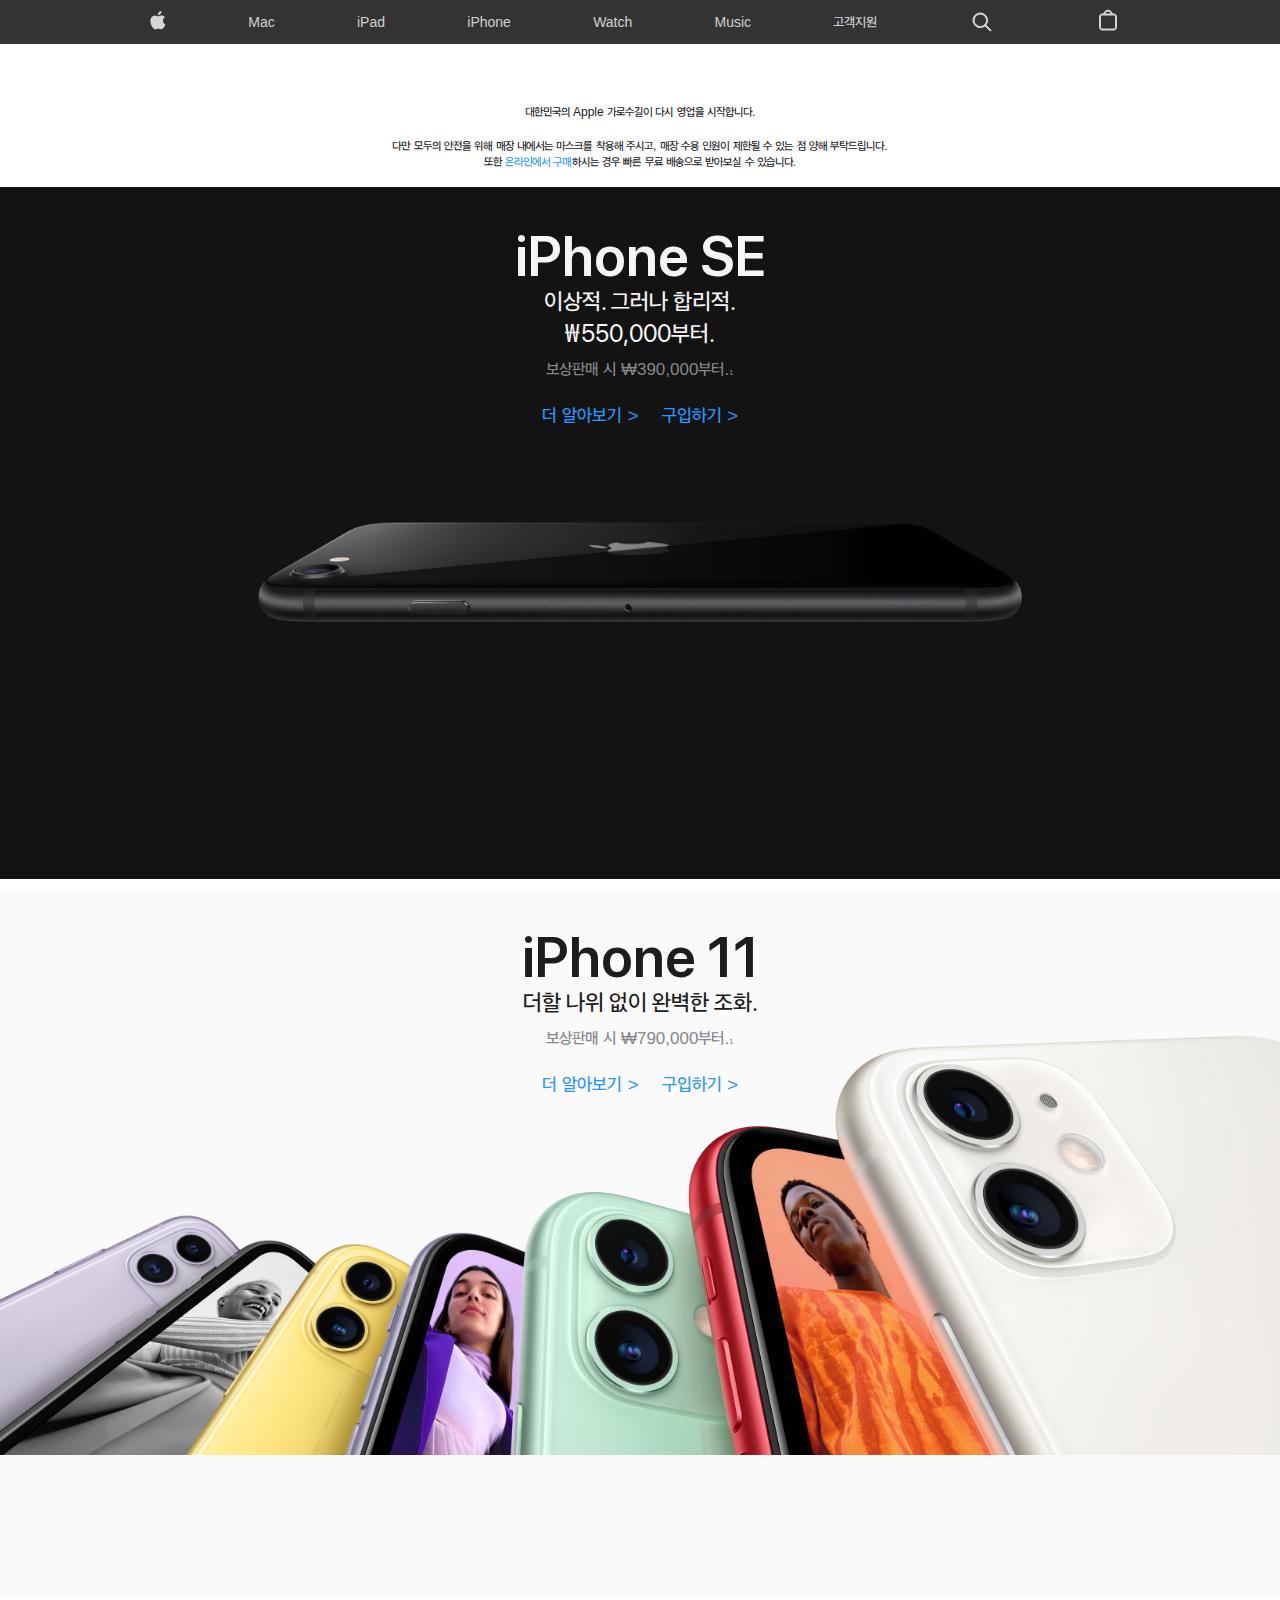
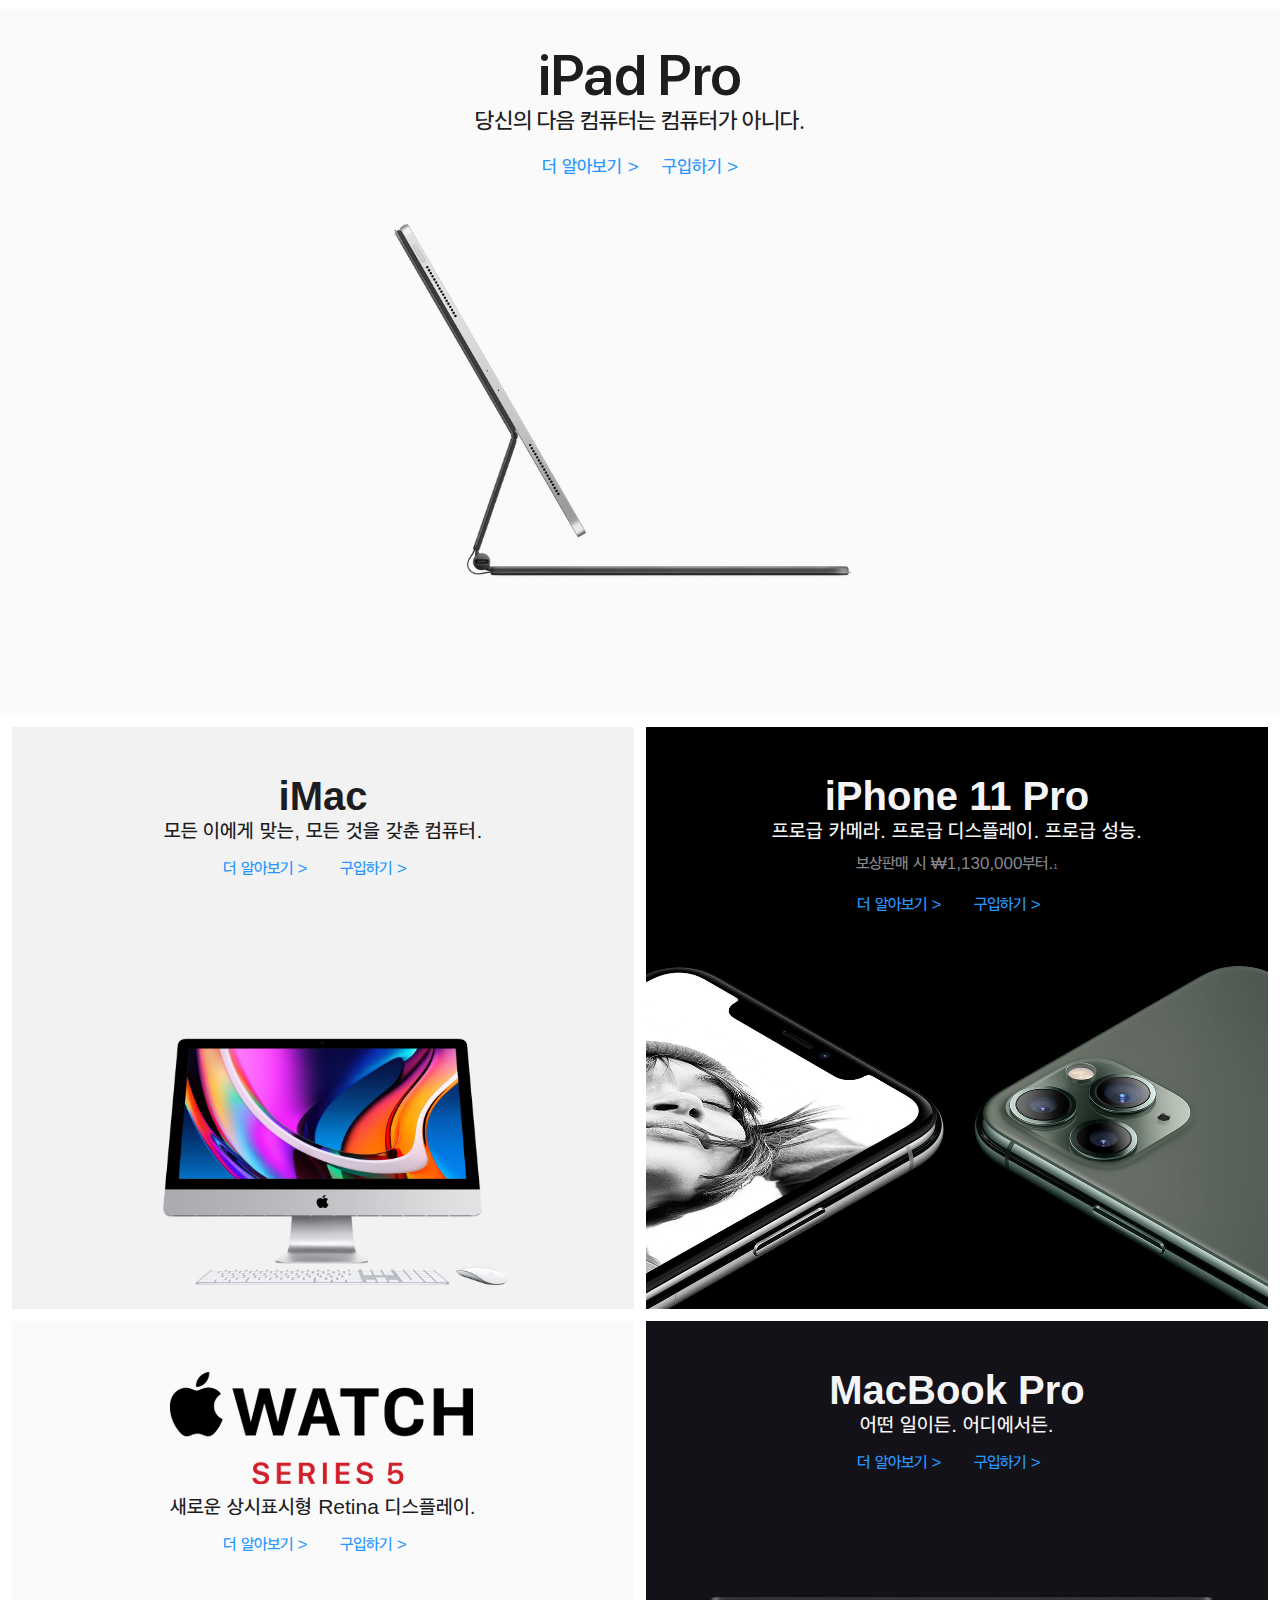
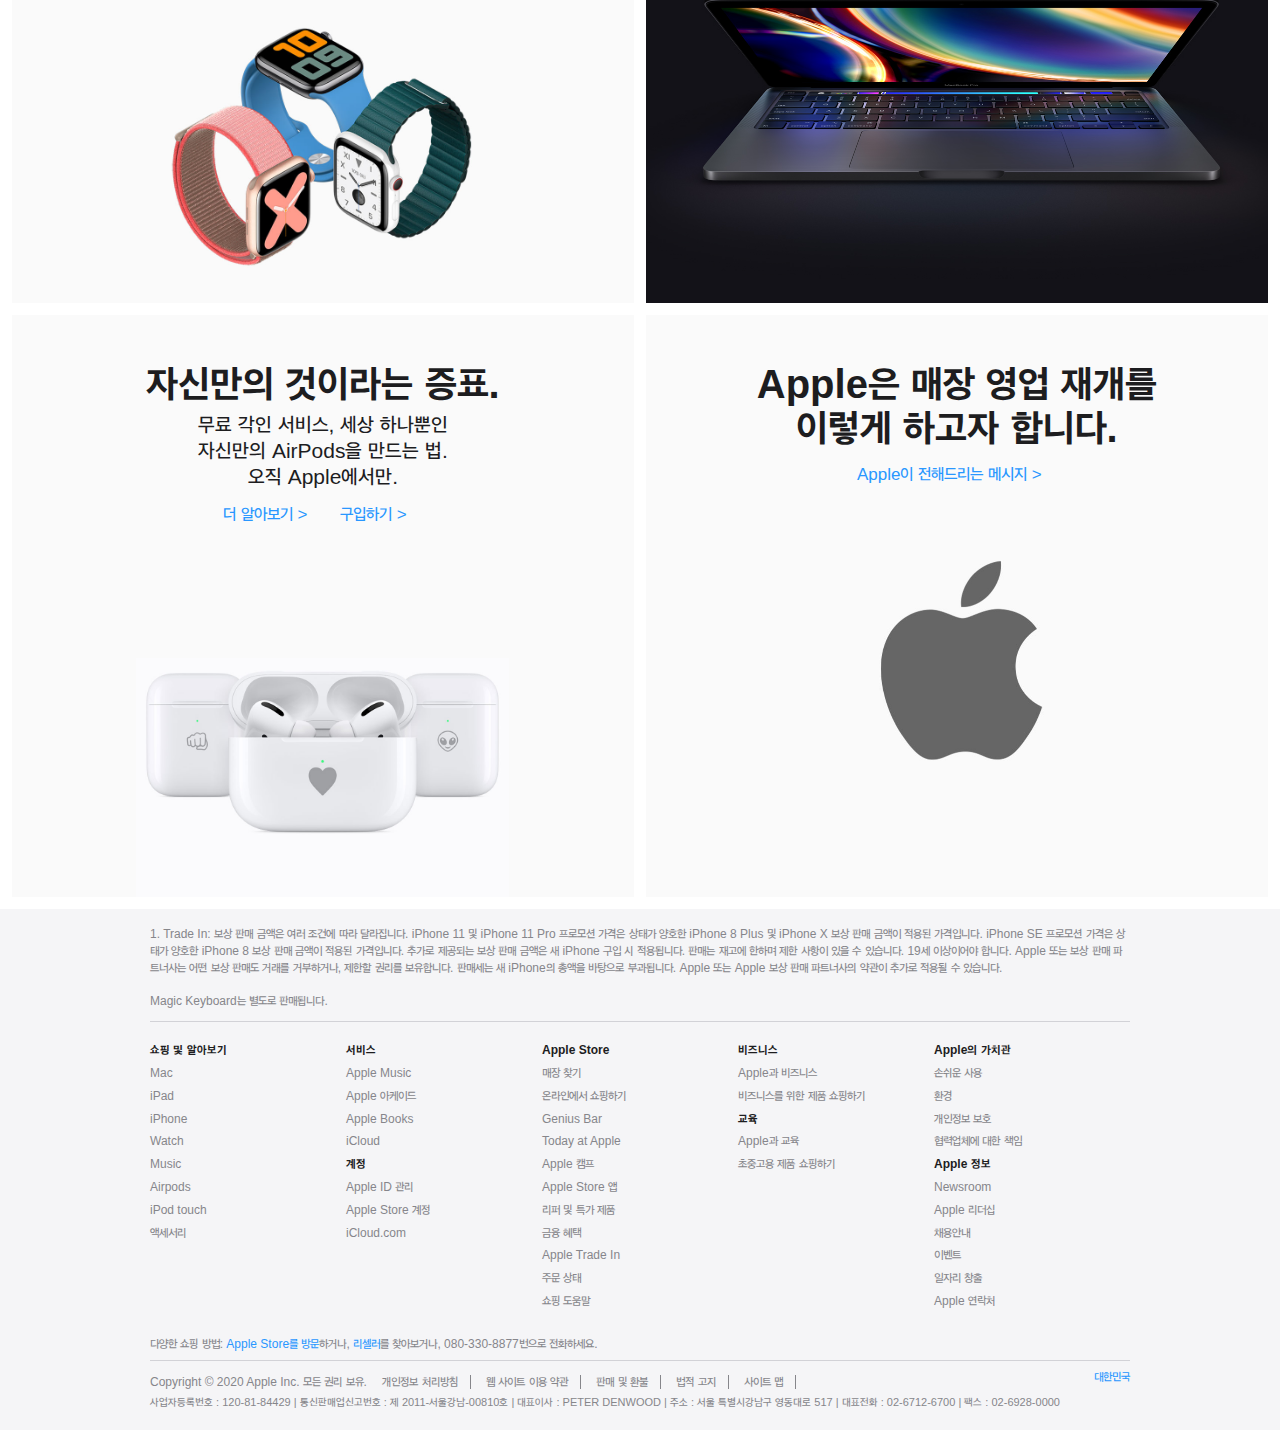
<file: index.html>
<html lang="ko">
  <head>
    <title>Apple | by 영보</title>

    <meta charset="UTF-8" />
    <meta name="viewport" content="width=device-width, initial-scale=1.0" />

    <meta
      name="description"
      content="Apple이 제시하는 혁신적인 세상을 만나고, iPhone, iPad, Apple Watch, Mac 등을 구입하는 것은 물론, Apple 액세서리, 엔터테인먼트, 전문가 기기 지원에 대해서도 살펴볼 수 있습니다."
    />
    <meta
      name="keywords"
      content="iMac,iPhone,iPad, Macbook,Apple TV,macOS,Digital,Smartphone"
    />
    <meta name="author" content="Apple Inc." />

    <link rel="stylesheet" type="text/css" href="index.css" />
    <link rel="icon" type="image/x-icon" href="favicon.ico" />
    <link
      rel="icon"
      type="image/x-icon"
      href="img/favicon_apple16.ico"
      sizes="16x16"
    />

    <!-- <link href="https://fonts.googleapis.com/css2?family=Nanum+Myeongjo&display=swap" rel="stylesheet"> -->
  </head>

  <body>
    <header>
      <nav id="gnb">
        <ul class="nav_menu color_white_245">
          <li class="nav_menu_logo">
            <a href="index.html"><img src="img/nav_logo.svg" /></a>
          </li>
          <a href="mac.html" class="text_decoration_none"
            ><li class="nav_menu_item">Mac</li></a
          >
          <a href="ipad/ipad.html"><li class="nav_menu_item">iPad</li></a>
          <a href="iphone/iphone.html"><li class="nav_menu_item">iPhone</li></a>
          <a href="watch/watch.html"><li class="nav_menu_item">Watch</li></a>
          <a href="music/music.html"><li class="nav_menu_item">Music</li></a>
          <a href="support/support.html"
            ><li class="nav_menu_item">고객지원</li></a
          >
          <a href=""
            ><li class="nav_menu_item"><img src="img/nav_search.svg" /></li
          ></a>
          <a href=""
            ><li class="nav_menu_item"><img src="img/nav_store.svg" /></li
          ></a>
        </ul>
      </nav>

      <nav id="gnb_m">
        <ul class="nav_menu_m">
          <li class="nav_menu_m_item">
            <a href="" class="nav_menu_m_button">
              <span></span>
              <span></span>
              <span></span>
            </a>
          </li>
          <li class="nav_menu_m_logo">
            <a href="index.html"><img src="img/nav_logo.svg" /></a>
          </li>
          <li class="nav_menu_m_item">
            <a href=""><img src="img/nav_store.svg" /></a>
          </li>
        </ul>
      </nav>
    </header>

    <main>
      <section id="alert">
        <div class="alert_banner bg_color_white">
          <p class="text_align_center">
            <strong>대한민국의 Apple 가로수길이 다시 영업을 시작합니다.</strong
            ><br />
            <br />
            <span>
              다만 모두의 안전을 위해 매장 내에서는 마스크를 착용해
              주시고,</span
            >
            매장 수용 인원이 제한될 수 있는 점 양해 부탁드립니다.<br />
            또한 <a href="">온라인에서 구매</a>하시는 경우 빠른 무료 배송으로
            받아보실 수 있습니다.
          </p>
        </div>
      </section>

      <section id="hero">
        <!-- Hero iPhnoneSE begin -->
        <div class="hero_iphonese bg_color_dark">
          <h2 class="text_align_center color_white_245">iPhone SE</h2>
          <h3 class="text_align_center color_white_245 margin_top_6">
            이상적. 그러나 합리적.<br />
            &#8361;550,000부터.
          </h3>
          <p class="p_large_17 color_gray_134 text_align_center margin_top_6">
            보상판매 시 &#8361;390,000부터.<sup>1</sup>
          </p>
          <div class="link_more_wrap">
            <a href="">더 알아보기</a> &#62;
            <a href="" class="link_buy">구입하기</a> &#62;
          </div>
        </div>
        <!-- Hero iPhnoneSE end -->

        <!-- Hero iPhnone11 begin -->
        <div class="hero_iphone11 bg_color_gray_250">
          <h2 class="text_align_center color_dark">iPhone 11</h2>
          <h3 class="text_align_center color_dark margin_top_6">
            더할 나위 없이 완벽한 조화.
          </h3>
          <p class="p_large_17 color_gray_134 text_align_center margin_top_6">
            보상판매 시 &#8361;790,000부터.<sup>1</sup>
          </p>
          <div class="link_more_wrap">
            <a href="">더 알아보기</a> &#62;
            <a href="" class="link_buy">구입하기</a> &#62;
          </div>
        </div>
        <!-- Hero iPhnone11 end -->

        <!-- Hero iPad pro begin -->
        <div class="hero_ipadpro bg_color_gray_250">
          <h2 class="text_align_center color_dark">iPad Pro</h2>
          <h3 class="text_align_center color_dark margin_top_6">
            당신의 다음 컴퓨터는 컴퓨터가 아니다.
          </h3>
          <div class="link_more_wrap">
            <a href="">더 알아보기</a> &#62;
            <a href="" class="link_buy">구입하기</a> &#62;
          </div>
        </div>
        <!-- Hero iPhnone pro end -->
      </section>

      <section id="promotion">
        <!-- Promotion 1 begin -->

        <div class="promotion_wrap">
          <!-- Promotion iMac begin -->
          <div class="promotion_imac">
            <h4 class="h4_large_40 text_align_center">iMac</h4>
            <h5 class="h5_large_21 text_align_center">
              모든 이에게 맞는, 모든 것을 갖춘 컴퓨터.
            </h5>
            <div class="promotion_link_more_wrap">
              <a href="">더 알아보기</a> &#62;
              <a href="" class="promotion_link_buy">구입하기</a> &#62;
            </div>
          </div>
          <!-- Promotion iMac end -->

          <!-- Promotion iPhone 11 Pro begin -->
          <div class="promotion_iphone11pro">
            <h4 class="h4_large_40 text_align_center color_white_245">
              iPhone 11 Pro
            </h4>
            <h5 class="h5_large_21 text_align_center color_white_245">
              프로급 카메라. 프로급 디스플레이. 프로급 성능.
            </h5>
            <p class="p_large_17 color_gray_134 text_align_center margin_top_6">
              보상판매 시 &#8361;1,130,000부터.<sup>1</sup>
            </p>
            <div class="promotion_link_more_wrap">
              <a href="">더 알아보기</a> &#62;
              <a href="" class="promotion_link_buy">구입하기</a> &#62;
            </div>
          </div>
          <!-- Promotion iPhone 11 Pro end -->
        </div>

        <!-- Promotion 1 end -->

        <!-- Promotion 2 begin -->

        <div class="promotion_wrap">
          <!-- Promotion Watch begin -->
          <div class="promotion_watch">
            <h4 class="h4_large_40 text_align_center">
              <img
                class="promotion_watch_image"
                src="img/promotion_watch.png"
                alt="애플 와치 로고"
                title="와치 로고"
              />
            </h4>
            <h5 class="h5_large_21 text_align_center margin_top_6">
              새로운 상시표시형 Retina 디스플레이.
            </h5>
            <div class="promotion_link_more_wrap">
              <a href="">더 알아보기</a> &#62;
              <a href="" class="promotion_link_buy">구입하기</a> &#62;
            </div>
          </div>
          <!-- Promotion iMac end -->

          <!-- Promotion Macbook Pro begin -->
          <div class="promotion_macbookpro">
            <h4
              class="h4_large_40 text_align_center color_white_245"
              title="맥북 프로"
            >
              MacBook Pro
            </h4>
            <h5 class="h5_large_21 text_align_center color_white_245">
              어떤 일이든. 어디에서든.
            </h5>
            <div class="promotion_link_more_wrap">
              <a href="">더 알아보기</a> &#62;
              <a href="" class="promotion_link_buy">구입하기</a> &#62;
            </div>
          </div>
          <!-- Promotion Macbbok Pro end -->
        </div>

        <!-- Promotion 2 end -->

        <!-- Promotion 3 begin -->

        <div class="promotion_wrap">
          <!-- Promotion Airpods begin -->
          <div class="promotion_airpods">
            <h4 class="h4_large_40 text_align_center">
              자신만의 것이라는 증표.
            </h4>
            <h5 class="h5_large_21 text_align_center margin_top_6">
              무료 각인 서비스, 세상 하나뿐인<br />자신만의 AirPods을 만드는
              법.<br />오직 Apple에서만.
            </h5>
            <div class="promotion_link_more_wrap">
              <a href="">더 알아보기</a> &#62;
              <a href="" class="promotion_link_buy">구입하기</a> &#62;
            </div>
          </div>
          <!-- Promotion iMac end -->

          <!-- Promotion Opensales begin -->
          <div class="promotion_opensales">
            <h4 class="h4_large_40 text_align_center">
              Apple은 매장 영업 재개를<br />이렇게 하고자 합니다.
            </h4>

            <div class="promotion_link_more_wrap">
              <a href="">Apple이 전해드리는 메시지</a> &#62;
            </div>
          </div>
          <!-- Promotion Macbbok Pro end -->
        </div>

        <!-- Promotion 3 end -->
      </section>
    </main>

    <footer>
      <div class="footer_wrap">
        <p class="footer_note">
          1. Trade In: 보상 판매 금액은 여러 조건에 따라 달라집니다. iPhone 11
          및 iPhone 11 Pro 프로모션 가격은 상태가 양호한 iPhone 8 Plus 및 iPhone
          X 보상 판매 금액이 적용된 가격입니다. iPhone SE 프로모션 가격은 상태가
          양호한 iPhone 8 보상 판매 금액이 적용된 가격입니다. 추가로 제공되는
          보상 판매 금액은 새 iPhone 구입 시 적용됩니다. 판매는 재고에 한하며
          제한 사항이 있을 수 있습니다. 19세 이상이어야 합니다. Apple 또는 보상
          판매 파트너사는 어떤 보상 판매도 거래를 거부하거나, 제한할 권리를
          보유합니다. 판매세는 새 iPhone의 총액을 바탕으로 부과됩니다. Apple
          또는 Apple 보상 판매 파트너사의 약관이 추가로 적용될 수 있습니다.<br />
          <br />
          Magic Keyboard는 별도로 판매됩니다.
        </p>

        <div class="footer_menu">
          <!-- 전체 그룹핑 -->
          <div class="footer_menu_column">
            <!-- 1단 -->
            <ul class="footer_menu_group">
              <li class="footer_menu_item font_weight_600 color_gray_29">
                쇼핑 및 알아보기 <span>+</span>
              </li>
              <li class="footer_menu_item">
                <a href="" class="footer_menu_item_text">Mac</a>
              </li>
              <li class="footer_menu_item"><a href="">iPad</a></li>
              <li class="footer_menu_item"><a href="">iPhone</a></li>
              <li class="footer_menu_item"><a href="">Watch</a></li>
              <li class="footer_menu_item"><a href="">Music</a></li>
              <li class="footer_menu_item"><a href="">Airpods</a></li>
              <li class="footer_menu_item"><a href="">iPod touch</a></li>
              <li class="footer_menu_item"><a href="">액세서리</a></li>
            </ul>
          </div>
          <div class="footer_menu_column">
            <!-- 2단 -->
            <ul class="footer_menu_group">
              <li>서비스 <span>+</span></li>
              <li><a href="">Apple Music</a></li>
              <li><a href="">Apple 아케이드</a></li>
              <li><a href="">Apple Books</a></li>
              <li><a href="">iCloud</a></li>
            </ul>

            <ul class="footer_menu_group">
              <li>계정 <span>+</span></li>
              <li><a href="">Apple ID 관리</a></li>
              <li><a href="">Apple Store 계정</a></li>
              <li><a href="">iCloud.com</a></li>
            </ul>
          </div>

          <div class="footer_menu_column">
            <!-- 3단 -->
            <ul class="footer_menu_group">
              <li>Apple Store <span>+</span></li>
              <li><a href="">매장 찾기</a></li>
              <li><a href="">온라인에서 쇼핑하기</a></li>
              <li><a href="">Genius Bar</a></li>
              <li><a href="">Today at Apple</a></li>
              <li><a href="">Apple 캠프</a></li>
              <li><a href="">Apple Store 앱</a></li>
              <li><a href="">리퍼 및 특가 제품</a></li>
              <li><a href="">금융 혜택</a></li>
              <li><a href="">Apple Trade In</a></li>
              <li><a href="">주문 상태</a></li>
              <li><a href="">쇼핑 도움말</a></li>
            </ul>
          </div>
          <div class="footer_menu_column">
            <!-- 4단 -->
            <ul class="footer_menu_group">
              <li>비즈니스 <span>+</span></li>
              <li><a href="">Apple과 비즈니스</a></li>
              <li><a href="">비즈니스를 위한 제품 쇼핑하기</a></li>
            </ul>

            <ul class="footer_menu_group">
              <li>교육 <span>+</span></li>
              <li><a href="">Apple과 교육</a></li>
              <li><a href="">초중고용 제품 쇼핑하기</a></li>
            </ul>
          </div>
          <div class="footer_menu_column">
            <!-- 5단 -->
            <ul class="footer_menu_group">
              <li>Apple의 가치관 <span>+</span></li>
              <li><a href="">손쉬운 사용</a></li>
              <li><a href="">환경</a></li>
              <li><a href="">개인정보 보호</a></li>
              <li><a href="">협력업체에 대한 책임</a></li>
            </ul>

            <ul class="footer_menu_group">
              <li>Apple 정보 <span>+</span></li>
              <li><a href="">Newsroom</a></li>
              <li><a href="">Apple 리더십</a></li>
              <li><a href="">채용안내</a></li>
              <li><a href="">이벤트</a></li>
              <li><a href="">일자리 창출</a></li>
              <li><a href="">Apple 연락처</a></li>
            </ul>
          </div>
        </div>
        <!-- 전체 메뉴 그룹 닫음 -->

        <p class="footer_contact">
          다양한 쇼핑 방법: <a href="">Apple Store를 방문</a>하거나,
          <a href="">리셀러</a>를 찾아보거나, 080-330-8877번으로 전화하세요.
        </p>

        <div class="footer_copyright_wrap">
          <p class="footer_copyright">
            <span> Copyright © 2020 Apple Inc. 모든 권리 보유.</span>
            <a href="">개인정보 처리방침</a> <a href="">웹 사이트 이용 약관</a>
            <a href="">판매 및 환불</a> <a href="">법적 고지</a>
            <a href="">사이트 맵</a>
          </p>
          <p class="footer_global"><a href="">대한민국</a></p>
        </div>

        <p class="footer_address">
          <span>사업자등록번호 : 120-81-84429 |</span>
          <span>통신판매업신고번호 : 제 2011-서울강남-00810호 |</span>
          <span>대표이사 : PETER DENWOOD |</span>
          <span>주소 : 서울 특별시강남구 영동대로 517 |</span>
          <span>대표전화 : 02-6712-6700 |</span>
          <span>팩스 : 02-6928-0000</span>
        </p>
      </div>
    </footer>
  </body>
</html>
</file>
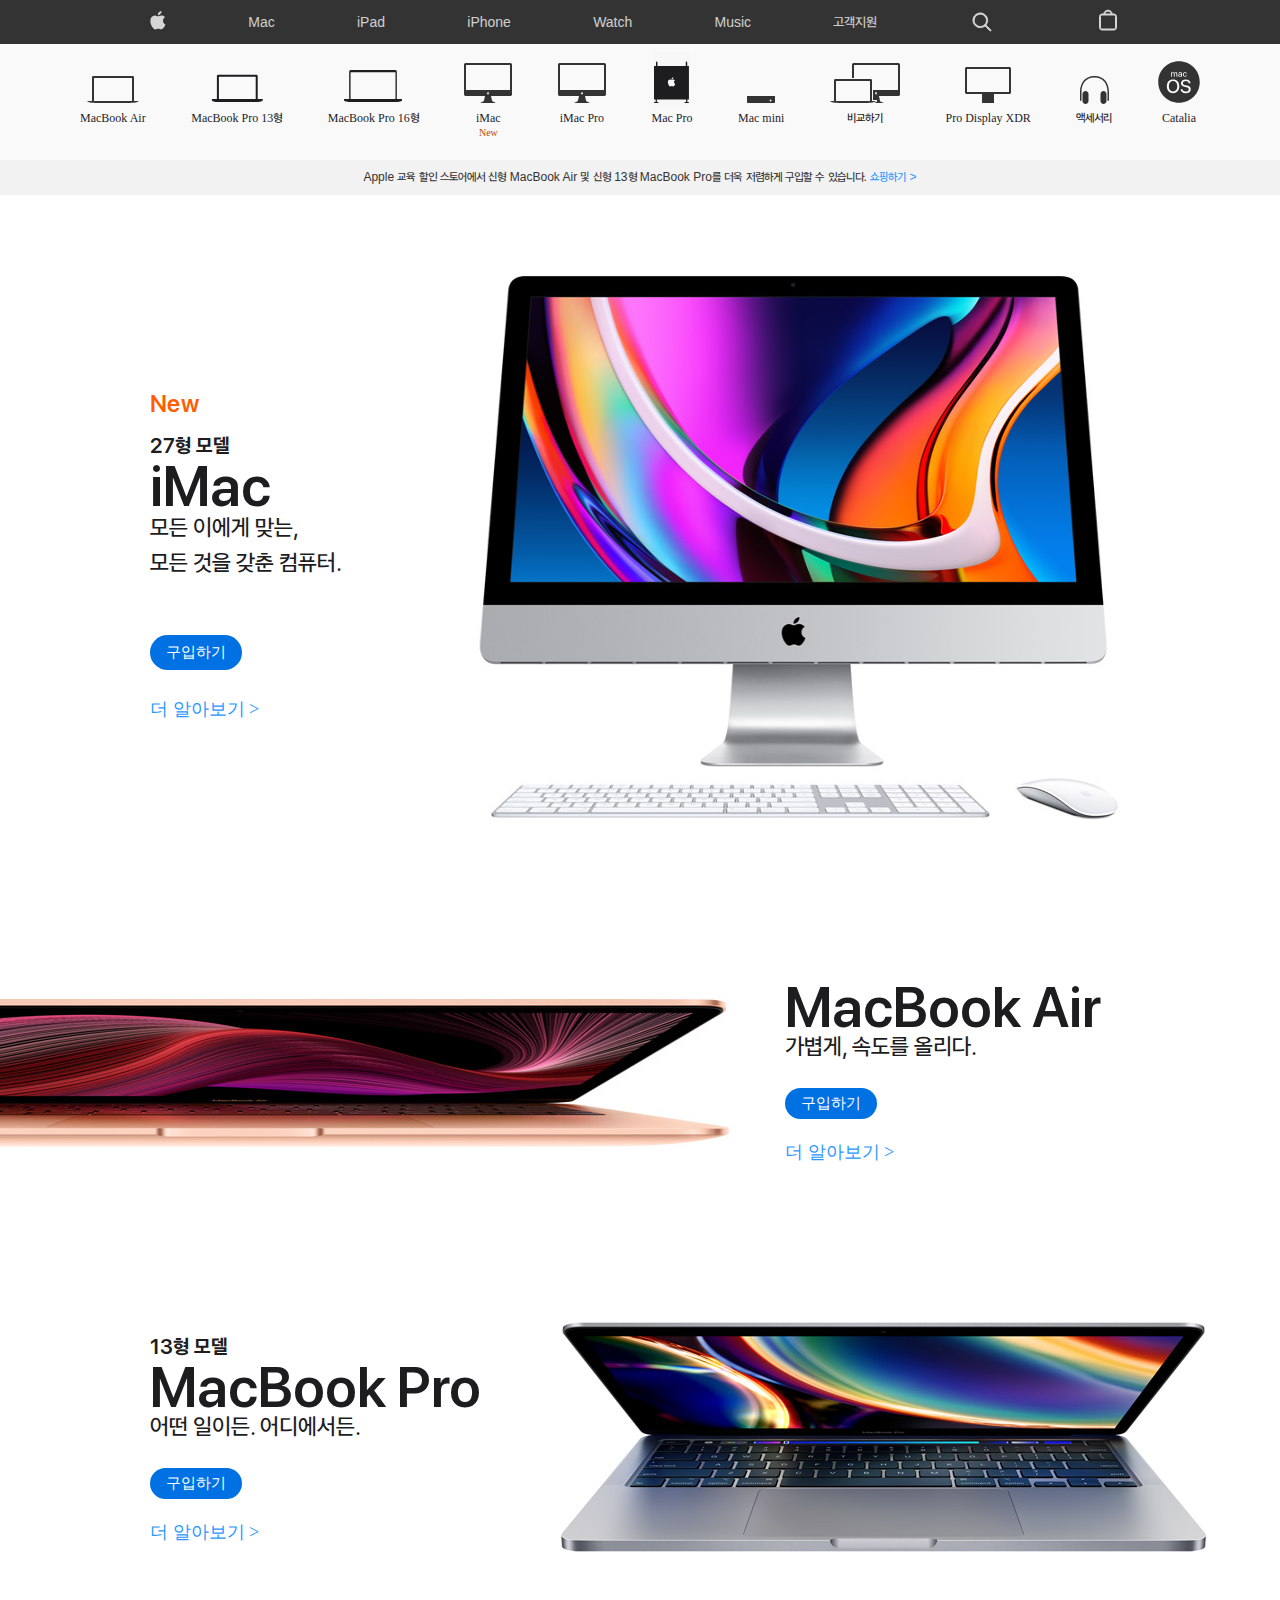
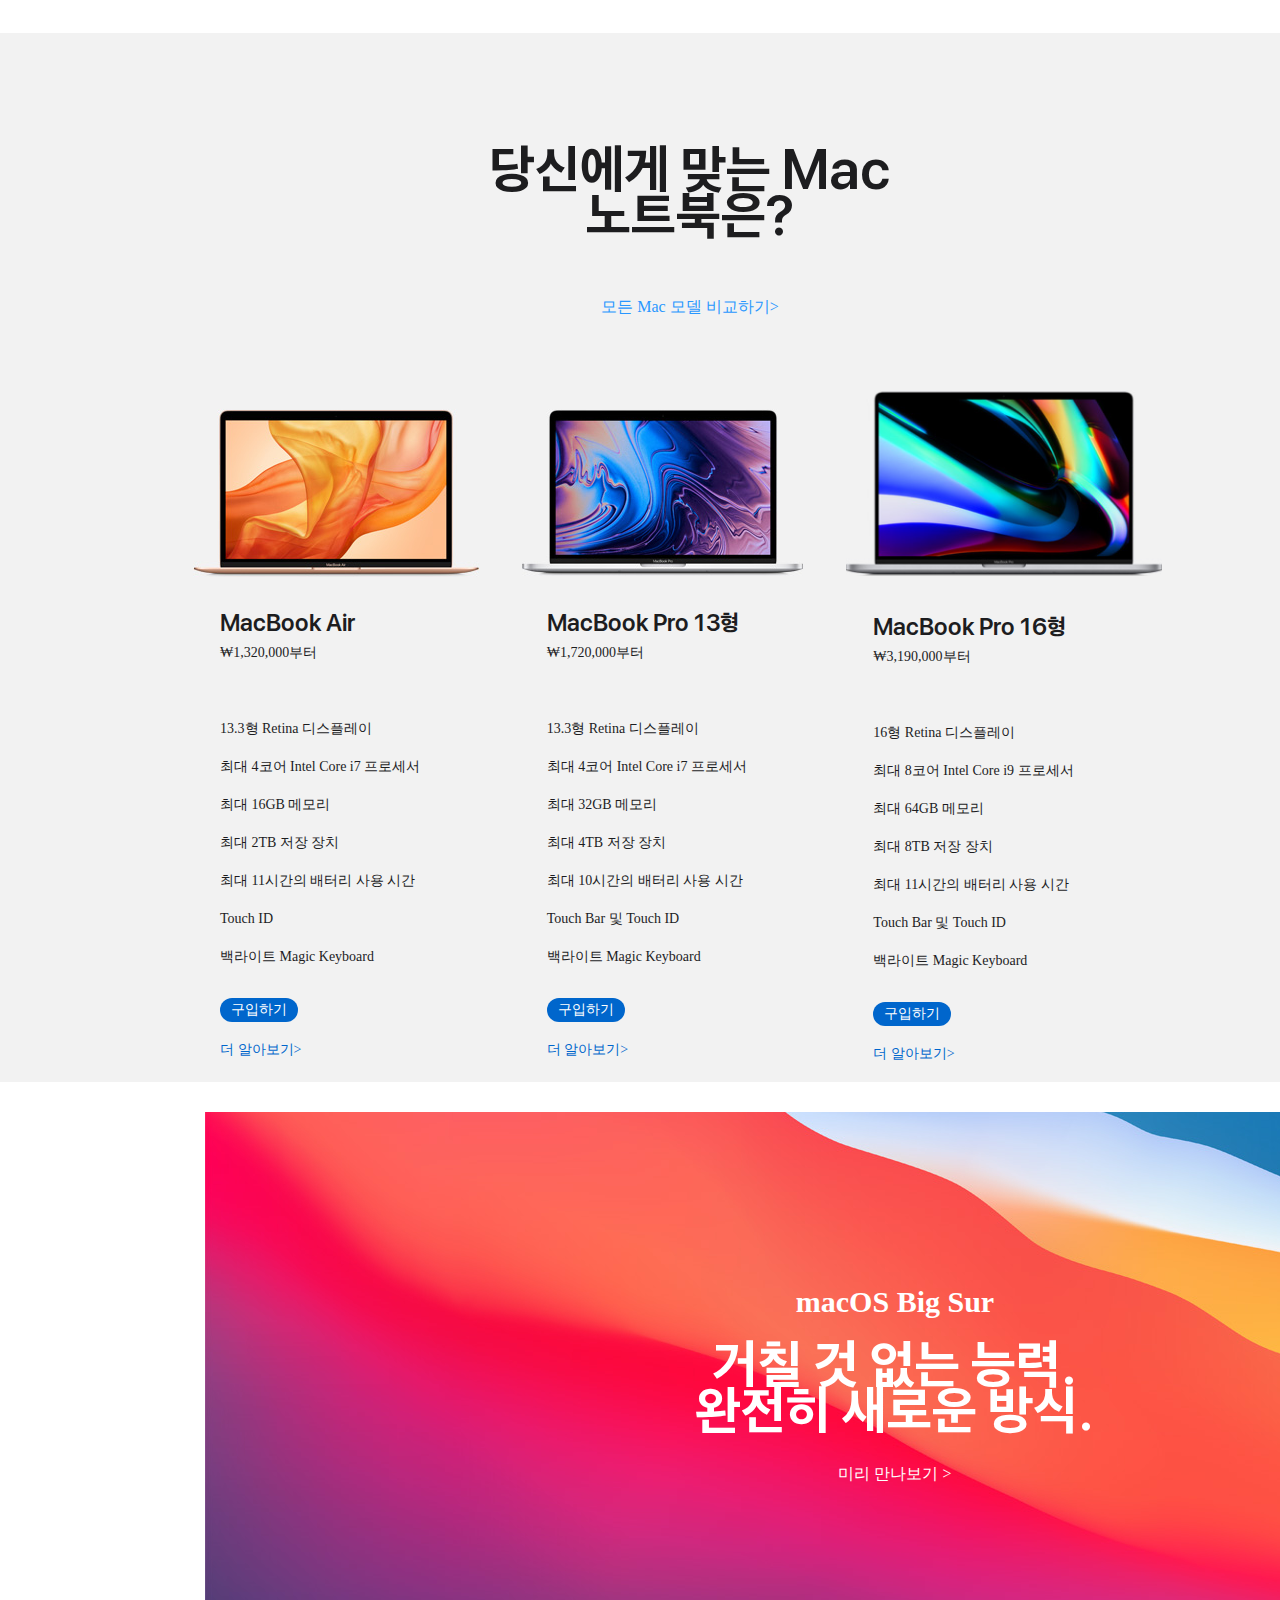
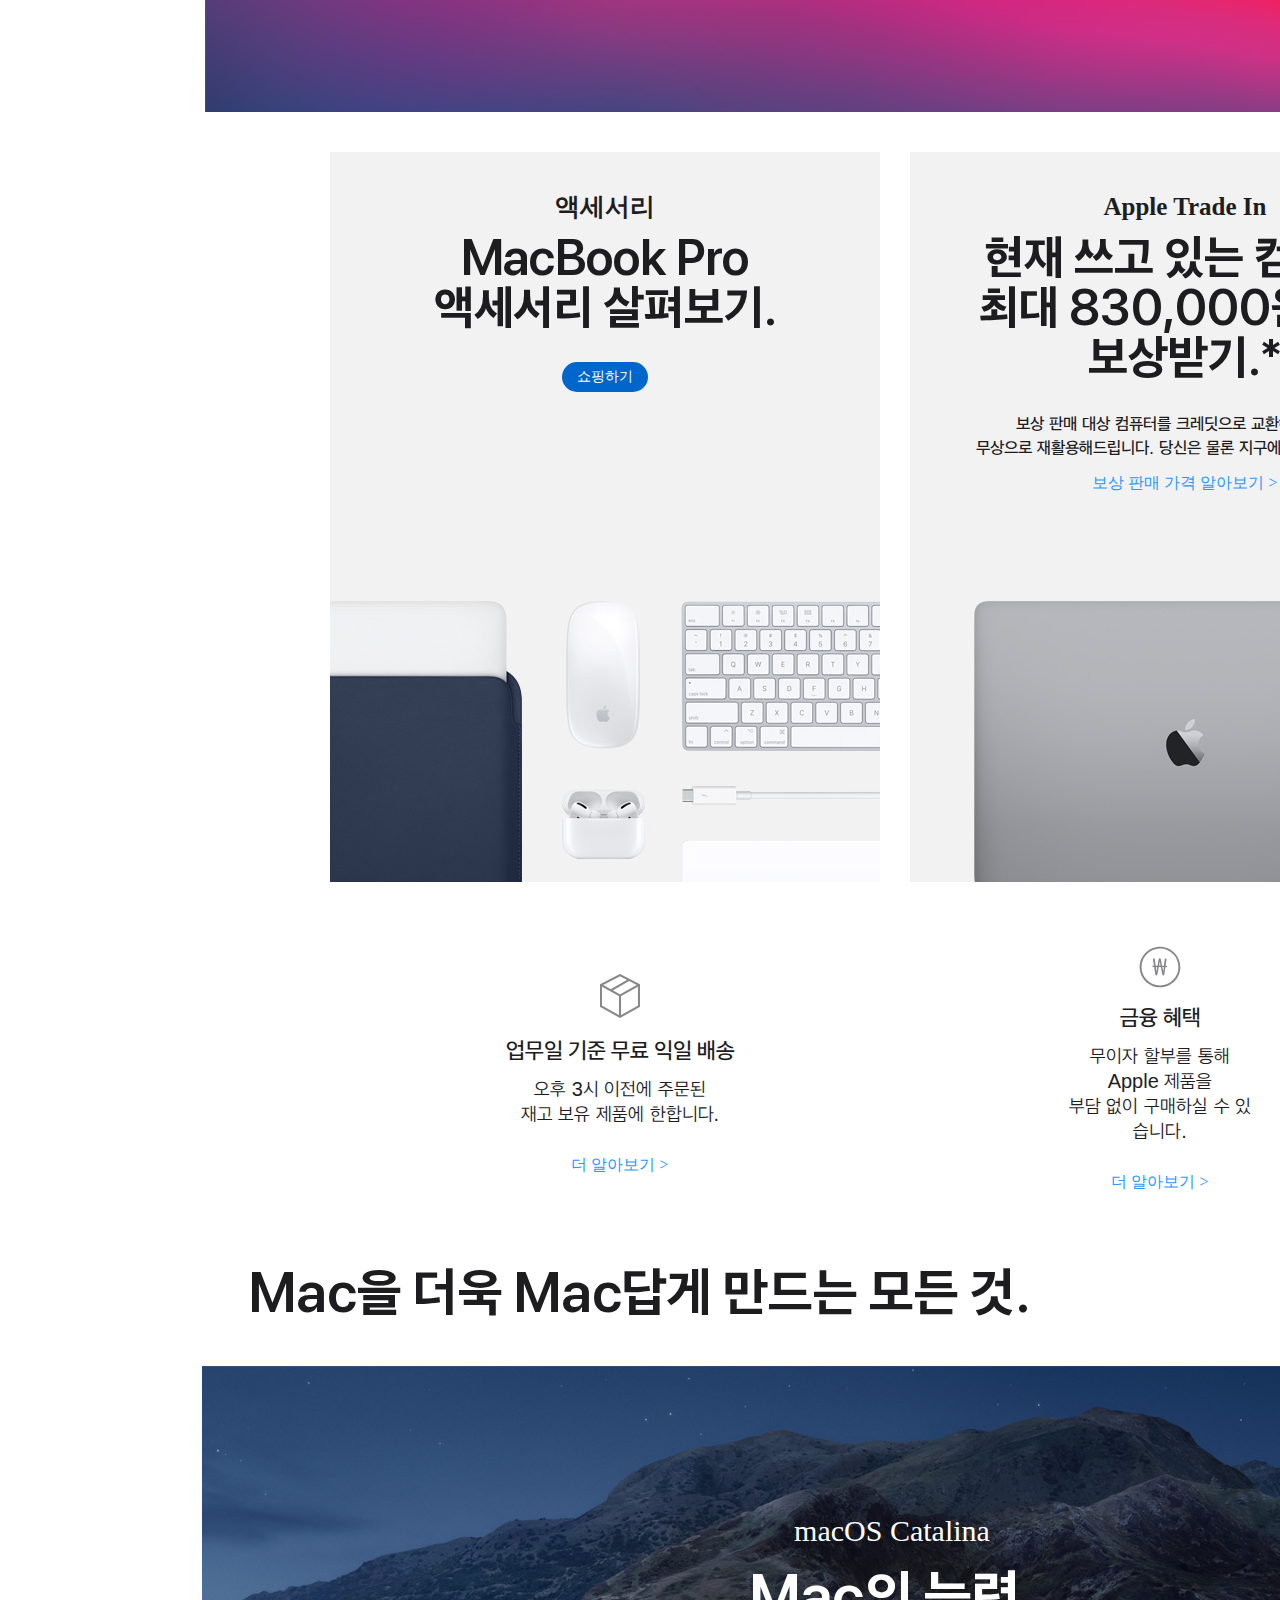
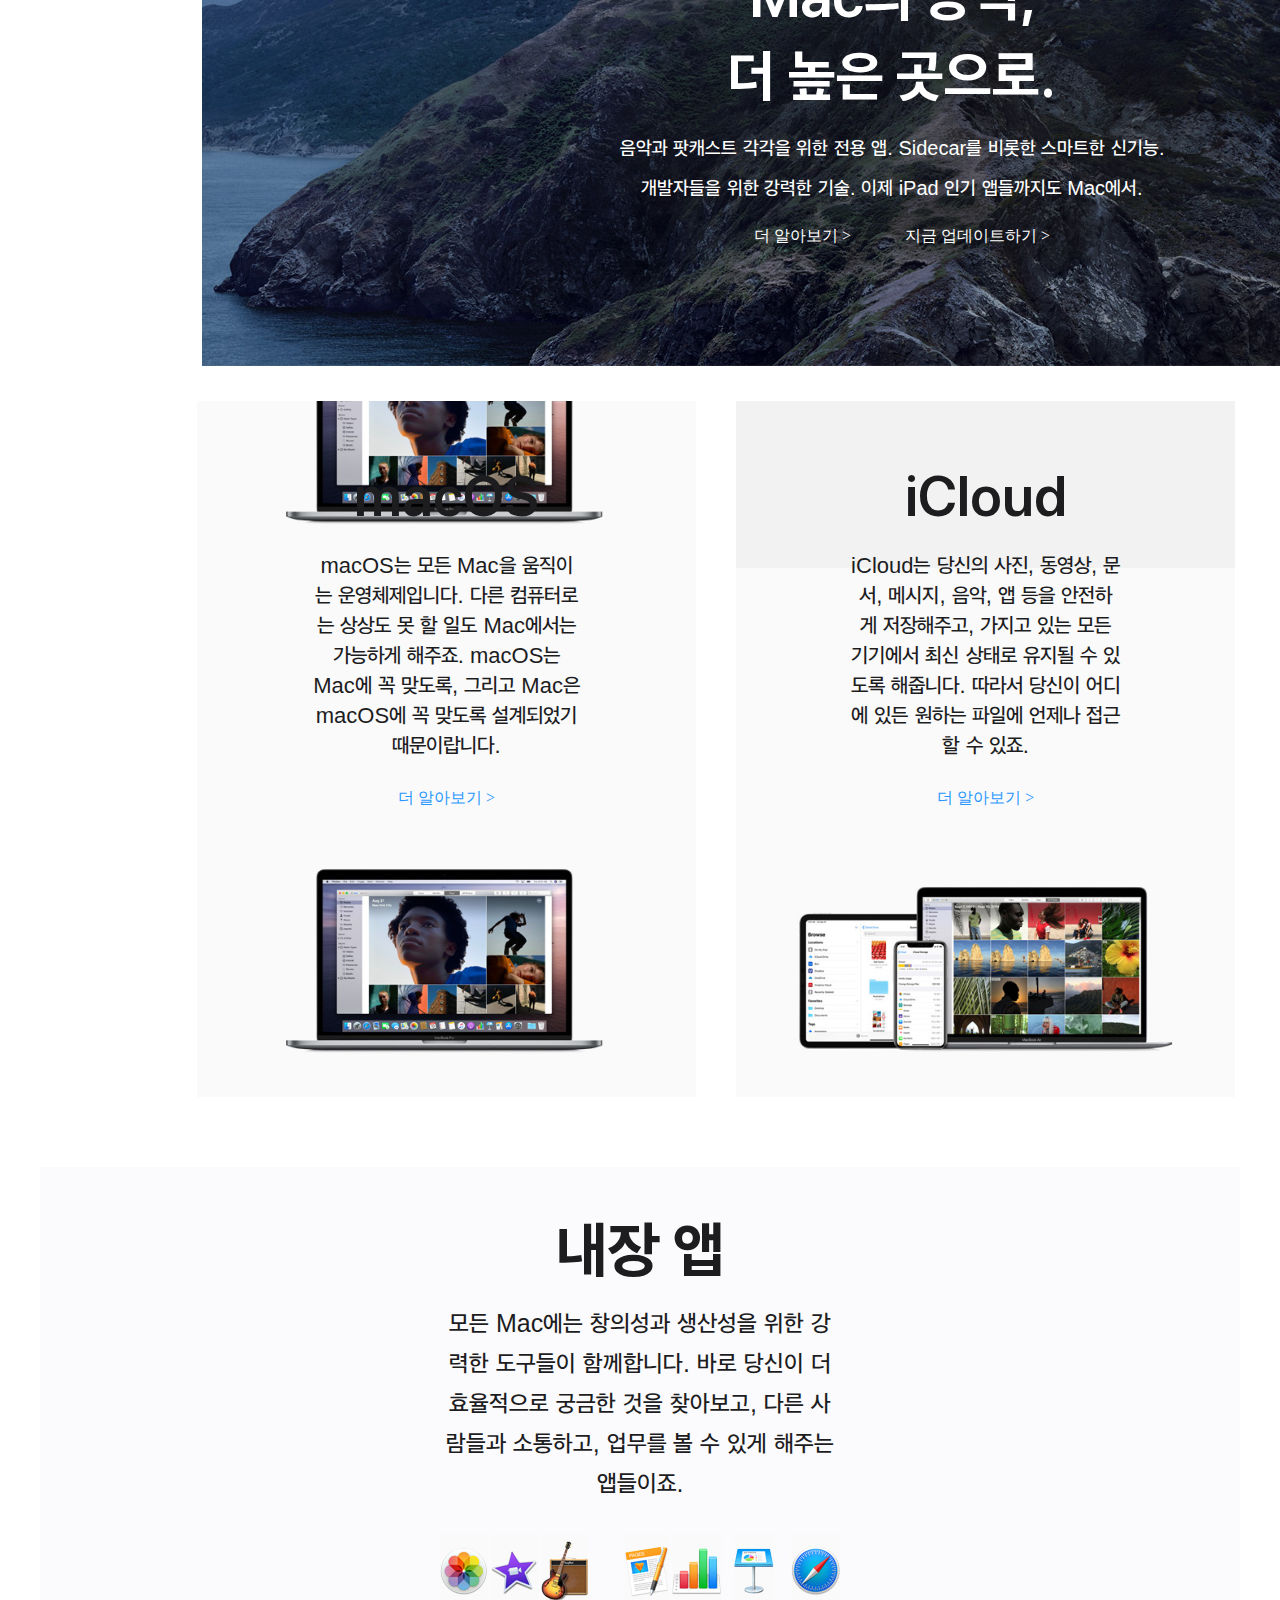
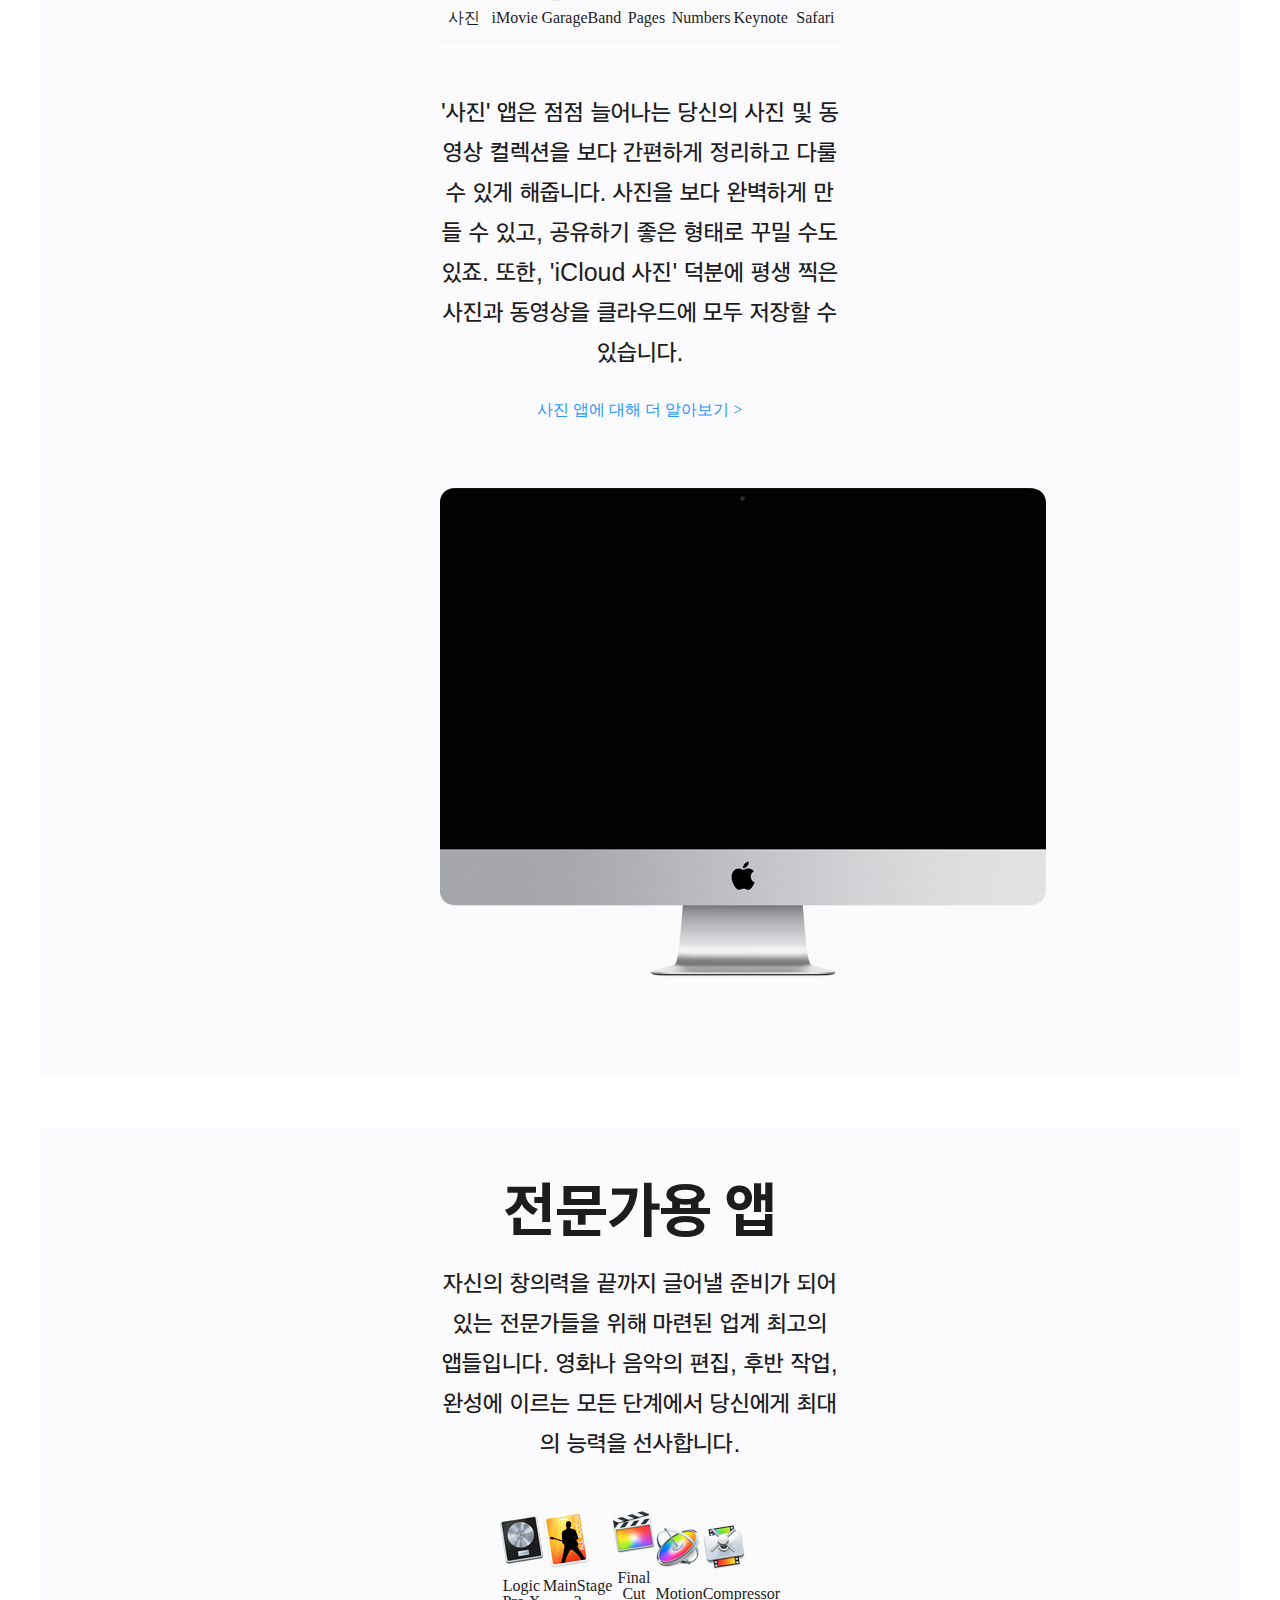
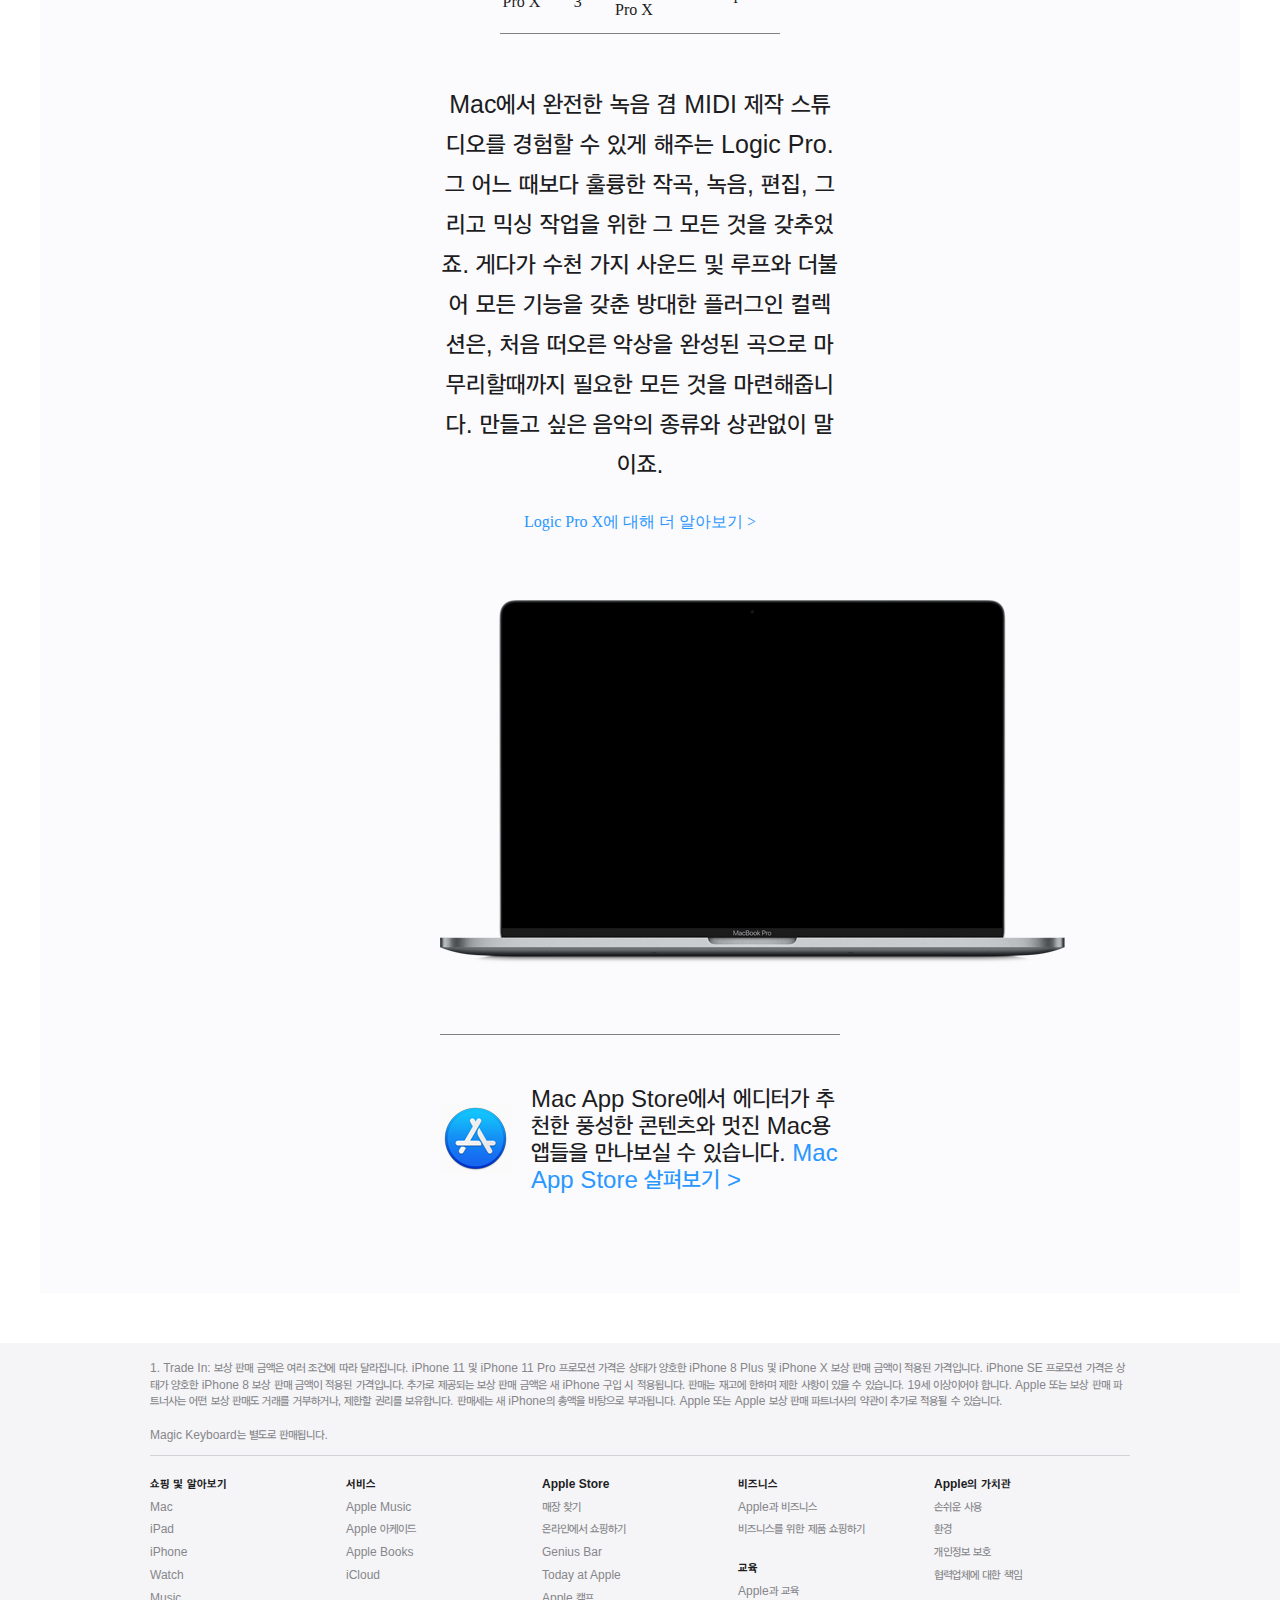
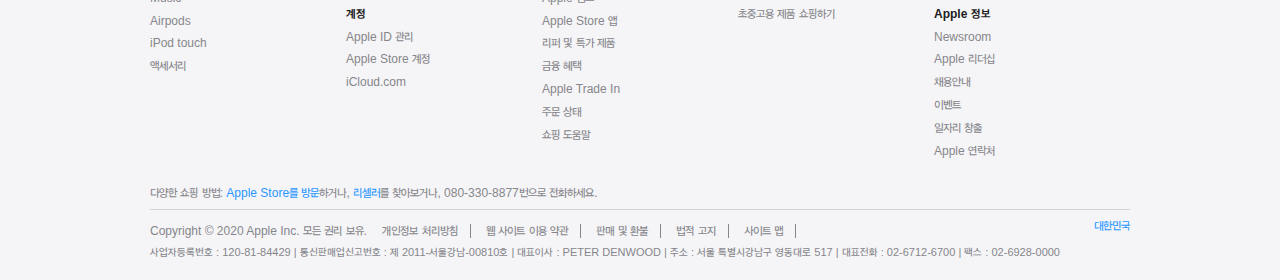
<file: mac.html>
<html lang="en">
  <head>
    <title>Mac - Apple | by 영보</title>

    <meta charset="UTF-8" />
    <meta name="viewport" content="width=device-width, initial-scale=1.0" />

    <meta
      name="description"
      content="Apple이 제시하는 혁신적인 세상을 만나고, iPhone, iPad, Apple Watch, Mac 등을 구입하는 것은 물론, Apple 액세서리, 엔터테인먼트, 전문가 기기 지원에 대해서도 살펴볼 수 있습니다."
    />
    <meta
      name="keywords"
      content="iMac,iPhone,iPad, Macbook,Apple TV,macOS,Digital,Smartphone"
    />
    <meta name="author" content="Apple Inc." />

    <link rel="icon" type="image/x-icon" href="favicon.ico" />
    <link
      rel="icon"
      type="image/x-icon"
      href="../img/favicon_apple16.png"
      sizes="16x16"
    />

    <link rel="stylesheet" type="text/css" href="index.css" />
  </head>
  <body>
    <header>
      <!-- GNB / Global Navigation Bar -->
      <nav id="gnb">
        <ul class="nav_menu color_white_245">
          <li class="nav_menu_logo">
            <a href="index.html"><img src="img/nav_logo.svg" /></a>
          </li>
          <a href="../mac/mac.html" class="text_decoration_none">
            <li class="nav_menu_item">Mac</li>
          </a>
          <a href="../ipad/ipad.html">
            <li class="nav_menu_item">iPad</li>
          </a>
          <a href="../iphone/iphone.html">
            <li class="nav_menu_item">iPhone</li>
          </a>
          <a href="../watch/watch.html">
            <li class="nav_menu_item">Watch</li>
          </a>
          <a href="../music/music.html">
            <li class="nav_menu_item">Music</li>
          </a>
          <a href="../support/support.html">
            <li class="nav_menu_item">고객지원</li>
          </a>
          <a href="">
            <li class="nav_menu_item"><img src="img/nav_search.svg" /></li>
          </a>
          <a href="">
            <li class="nav_menu_item"><img src="img/nav_store.svg" /></li>
          </a>
        </ul>
      </nav>

      <!-- Mac Page LNB / Local Navigation Bar -->
      <nav id="lnb_mac">
        <ul class="lnb_menu">
          <li>
            <a href=""
              ><figure class="lnb_menu_icon_macbookair"></figure>
              <span>MacBook Air</span></a
            >
          </li>
          <li>
            <a href=""
              ><figure class="lnb_menu_icon_macbookpro13"></figure>
              <span>MacBook Pro 13형</span></a
            >
          </li>
          <li>
            <a href=""
              ><figure class="lnb_menu_icon_macbookpro16"></figure>
              <span>MacBook Pro 16형</span></a
            >
          </li>
          <li>
            <a href=""
              ><figure class="lnb_menu_icon_imac"></figure>
              <span>iMac</span> <span class="lnb_menu_span_new">New</span></a
            >
          </li>
          <li>
            <a href=""
              ><figure class="lnb_menu_icon_imacpro"></figure>
              <span>iMac Pro</span></a
            >
          </li>
          <li>
            <a href=""
              ><figure class="lnb_menu_icon_macpro"></figure>
              <span>Mac Pro</span></a
            >
          </li>
          <li>
            <a href=""
              ><figure class="lnb_menu_icon_macmini"></figure>
              <span>Mac mini</span></a
            >
          </li>
          <li>
            <a href=""
              ><figure class="lnb_menu_icon_maccomp"></figure>
              <span>비교하기</span></a
            >
          </li>
          <li>
            <a href=""
              ><figure class="lnb_menu_icon_prodisplayxdr"></figure>
              <span>Pro Display XDR</span></a
            >
          </li>
          <li>
            <a href=""
              ><figure class="lnb_menu_icon_macacc"></figure>
              <span>액세서리</span></a
            >
          </li>
          <li>
            <a href=""
              ><figure class="lnb_menu_icon_macosx"></figure>
              <span>Catalia</span></a
            >
          </li>
        </ul>
      </nav>
    </header>

    <main>
      <section class="mac_banner">
        <div>
          <p>
            Apple 교육 할인 스토어에서 신형 MacBook Air 및 신형 13형 MacBook
            Pro를 더욱 저렴하게 구입할 수 있습니다.
            <a href=""> 쇼핑하기 &#62;</a>
          </p>
        </div>
      </section>

      <section id="hero">
        <div class="hero_imac_wrap">
          <div class="hero_imac_text">
            <h2>
              <span class="h2_New"> New </span>
              <span class="h2_subtitle_21"> 27형 모델 </span>
              iMac
            </h2>
            <h3>
              모든 이에게 맞는,<br />
              모든 것을 갖춘 컴퓨터.
            </h3>
            <div class="hero_imac_link">
              <a href="" class="hero_imac_link_buy">구입하기</a>
            </div>
            <div class="hero_imac_more"><a href="">더 알아보기 &#62; </a></div>
          </div>
          <div class="hero_imac_img">
            <!-- <img src="mac/img/hero_imac.jpg" /> -->
            <figure></figure>
          </div>
        </div>

        <div class="hero_macbookair_wrap">
          <div class="hero_macbookair_img">
            <!-- <img src="mac/img/hero_imac.jpg" /> -->
            <figure></figure>
          </div>
          <div class="hero_macbookair_text">
            <h2>MacBook Air</h2>
            <h3>가볍게, 속도를 올리다.</h3>
            <div class="hero_macbookair_link">
              <a href="" class="hero_macbookair_link_buy">구입하기</a>
            </div>
            <div class="hero_macbookair_more">
              <a href="">더 알아보기 &#62; </a>
            </div>
          </div>
        </div>

        <div class="hero_macbookpro_wrap">
          <div class="hero_macbookpro_text">
            <div class="hero_macbookpro_text-inside">
              <span class="h2_subtitle_21">13형 모델</span>
              <h2>MacBook Pro</h2>
              <h3>어떤 일이든. 어디에서든.</h3>
            </div>
            <div class="hero_macbookpro_link">
              <a href="" class="hero_macbookpro_link_buy">구입하기</a>
            </div>
            <div class="hero_macbookpro_more">
              <a href="">더 알아보기 &#62; </a>
            </div>
          </div>
          <div class="hero_macbookpro_img">
            <!-- <img src="mac/img/hero_macbookpro.jpg" /> -->
            <figure></figure>
          </div>
        </div>
      </section>

      <section id="macbook_compare">
        <div class="macbook_compare_wrap">
          <h2 class="macbook_compare_title">
            당신에게 맞는 Mac<br />노트북은?
          </h2>
          <div class="macbook_compare_link">
            <a href="">모든 Mac 모델 비교하기&#62;</a>
          </div>

          <div class="macbook_model_wrap">
            <div class="macbook_model_1">
              <div>
                <figure></figure>
                <h3>MacBook Air</h3>
                <h4>&#8361;1,320,000부터</h4>
              </div>

              <ul>
                <li>13.3형 Retina 디스플레이</li>
                <li>최대 4코어 Intel Core i7 프로세서</li>
                <li>최대 16GB 메모리</li>
                <li>최대 2TB 저장 장치</li>
                <li>최대 11시간의 배터리 사용 시간</li>
                <li>Touch ID</li>
                <li>백라이트 Magic Keyboard</li>
              </ul>

              <div class="macbook_model_1_link">
                <a href="">구입하기</a>
                <a href="">더 알아보기&#62;</a>
              </div>
            </div>

            <div class="macbook_model_2">
              <div>
                <figure></figure>
                <h3>MacBook Pro 13형</h3>
                <h4>&#8361;1,720,000부터</h4>
              </div>

              <ul>
                <li>13.3형 Retina 디스플레이</li>
                <li>최대 4코어 Intel Core i7 프로세서</li>
                <li>최대 32GB 메모리</li>
                <li>최대 4TB 저장 장치</li>
                <li>최대 10시간의 배터리 사용 시간</li>
                <li>Touch Bar 및 Touch ID</li>
                <li>백라이트 Magic Keyboard</li>
              </ul>

              <div class="macbook_model_2_link">
                <a href="">구입하기</a>
                <a href="">더 알아보기&#62;</a>
              </div>
            </div>

            <div class="macbook_model_3">
              <div>
                <figure></figure>
                <h3>MacBook Pro 16형</h3>
                <h4>&#8361;3,190,000부터</h4>
              </div>

              <ul>
                <li>16형 Retina 디스플레이</li>
                <li>최대 8코어 Intel Core i9 프로세서</li>
                <li>최대 64GB 메모리</li>
                <li>최대 8TB 저장 장치</li>
                <li>최대 11시간의 배터리 사용 시간</li>
                <li>Touch Bar 및 Touch ID</li>
                <li>백라이트 Magic Keyboard</li>
              </ul>

              <div class="macbook_model_3_link">
                <a href="">구입하기</a>
                <a href="">더 알아보기&#62;</a>
              </div>
            </div>
          </div>
        </div>
      </section>
      <section>
        <div class="macosx">
          <figure>
            <div class="macosx__text">
              <span>macOS Big Sur</span>
              <h2>거칠 것 없는 능력.<br />완전히 새로운 방식.</h2>
              <a href="">미리 만나보기 > </a>
            </div>
          </figure>
        </div>
      </section>
      <section>
        <div class="mac_accessory_tradein">
          <div class="mac_accessory_wrap">
            <div class="mac_accessory">
              <span> 액세서리 </span>
              <h2>MacBook Pro <br />액세서리 살펴보기.</h2>
              <a href="">쇼핑하기</a>
            </div>
          </div>
          <div class="mac_tradein_wrap">
            <div class="mac_tradein">
              <span>Apple Trade In</span>
              <h2>
                현재 쓰고 있는 컴퓨터, <br />최대 830,000원까지 보상받기.*
              </h2>
              <p>
                보상 판매 대상 컴퓨터를 크레딧으로 교환해드리거나,
                <br />무상으로 재활용해드립니다. 당신은 물론 지구에게도 좋은
                일이죠.
              </p>
              <a href="">보상 판매 가격 알아보기 > </a>
            </div>
          </div>
        </div>
        <div class="mac_delivery_menu">
          <div class="mac_delivery_wrap">
            <div class="mac_delivery">
              <img src="mac/img/icon-delivery__c1ylwt2ifvki_large.png" />
              <h3>업무일 기준 무료 익일 배송</h3>
              <p>오후 3시 이전에 주문된<br />재고 보유 제품에 한합니다.</p>
              <a href="">더 알아보기 ></a>
            </div>
          </div>
          <div class="mac_finance_wrap">
            <div class="mac_finance">
              <img src="mac/img/icon-finance__bz6oi5bk7f2a_large.svg" />
              <h3>금융 혜택</h3>
              <p>
                무이자 할부를 통해 Apple 제품을 <br />
                부담 없이 구매하실 수 있습니다.
              </p>
              <a href="">더 알아보기 > </a>
            </div>
          </div>
        </div>
      </section>
      <section>
        <div class="macosx_catalina_wrap">
          <div class="macosx_catalina_title">
            <h2>Mac을 더욱 Mac답게 만드는 모든 것.</h2>
          </div>
          <div class="macosx_catalina">
            <div class="macosx_catalina_text">
              <span>macOS Catalina</span>
              <h3>Mac의 능력,<br />더 높은 곳으로.</h3>
              <p>
                음악과 팟캐스트 각각을 위한 전용 앱. Sidecar를 비롯한 스마트한
                신기능. <br />개발자들을 위한 강력한 기술. 이제 iPad 인기
                앱들까지도 Mac에서.
              </p>
            </div>
            <div class="macosx_catalina_link">
              <a href="">더 알아보기 ></a>
              <a href="">지금 업데이트하기 ></a>
            </div>
          </div>

          <div class="macosx_catalina_int_os">
            <div class="macosx_catalina_int_os_wrap">
              <div>
                <h2>macOS</h2>
                <p>
                  macOS는 모든 Mac을 움직이는 운영체제입니다. 다른 컴퓨터로는
                  상상도 못 할 일도 Mac에서는 가능하게 해주죠. macOS는 Mac에 꼭
                  맞도록, 그리고 Mac은 macOS에 꼭 맞도록 설계되었기
                  때문이랍니다.
                </p>
                <a href="">더 알아보기 ></a>
              </div>
            </div>
            <div class="macosx_catalina_int_icloud_wrap">
              <div>
                <h2>iCloud</h2>
                <p>
                  iCloud는 당신의 사진, 동영상, 문서, 메시지, 음악, 앱 등을
                  안전하게 저장해주고, 가지고 있는 모든 기기에서 최신 상태로
                  유지될 수 있도록 해줍니다. 따라서 당신이 어디에 있든 원하는
                  파일에 언제나 접근할 수 있죠.
                </p>
                <a href="">더 알아보기 ></a>
              </div>
            </div>
          </div>
        </div>
      </section>
      <section>
        <div class="builtin_app_wrap">
          <div class="builtin_app_text">
            <h2>내장 앱</h2>
            <p>
              모든 Mac에는 창의성과 생산성을 위한 강력한 도구들이 함께합니다.
              바로 당신이 더 효율적으로 궁금한 것을 찾아보고, 다른 사람들과
              소통하고, 업무를 볼 수 있게 해주는 앱들이죠.
            </p>
          </div>
          <div>
            <ul class="builtin_app_icon">
              <li>
                <img
                  src="mac/img/nav_icon_photos__be1o2c9r0tte_large.jpg
              "
                />
                <span class="builtin_app_icon_name">사진</span>
              </li>
              <li>
                <img
                  src="mac/img/nav_icon_imovie__fjbpalydzvau_large.jpg"
                  alt=""
                />
                <span class="builtin_app_icon_name">iMovie</span>
              </li>
              <li>
                <img
                  src="mac/img/nav_icon_garageband__db9rqf6lsj42_large.jpg"
                  alt=""
                />
                <span class="builtin_app_icon_name">GarageBand</span>
              </li>
              <li>
                <img
                  src="mac/img/nav_icon_pages__cxpqbtzb0ei6_large.jpg"
                  alt=""
                />
                <span class="builtin_app_icon_name">Pages</span>
              </li>
              <li>
                <img
                  src="mac/img/nav_icon_numbers__lnkz59st71my_large.jpg"
                  alt=""
                />
                <span class="builtin_app_icon_name">Numbers</span>
              </li>
              <li>
                <img
                  src="mac/img/nav_icon_keynote__eh2evx16ovwy_large.jpg"
                  alt=""
                />
                <span class="builtin_app_icon_name">Keynote</span>
              </li>
              <li>
                <img
                  src="mac/img/nav_icon_safari__b1g559mlc05e_large.jpg"
                  alt=""
                />
                <span class="builtin_app_icon_name">Safari</span>
              </li>
            </ul>
          </div>
          <div class="builtin_app_text">
            <p>
              '사진' 앱은 점점 늘어나는 당신의 사진 및 동영상 컬렉션을 보다
              간편하게 정리하고 다룰 수 있게 해줍니다. 사진을 보다 완벽하게 만들
              수 있고, 공유하기 좋은 형태로 꾸밀 수도 있죠. 또한, 'iCloud 사진'
              덕분에 평생 찍은 사진과 동영상을 클라우드에 모두 저장할 수
              있습니다.
            </p>
            <a href="">사진 앱에 대해 더 알아보기 > </a>
          </div>
          <div class="builtin_app_photo">
            <img src="mac/img/bia_hw__c24tw208jtqq_large.png" alt="" />
          </div>
        </div>

        <div class="professional_app_wrap">
          <div class="professional_app_text">
            <h2>전문가용 앱</h2>
            <p>
              자신의 창의력을 끝까지 글어낼 준비가 되어 있는 전문가들을 위해
              마련된 업계 최고의 앱들입니다. 영화나 음악의 편집, 후반 작업,
              완성에 이르는 모든 단계에서 당신에게 최대의 능력을 선사합니다.
            </p>
          </div>
          <div>
            <ul class="professional_app_icon">
              <li>
                <img
                  src="mac/img/nav_icon_logicpro__ekcokamedwom_large.jpg
              "
                />
                <span class="professional_app_icon_name">Logic Pro X</span>
              </li>
              <li>
                <img
                  src="mac/img/nav_icon_mainstage__f50oa0innquu_large.jpg"
                  alt=""
                />
                <span class="professional_app_icon_name">MainStage 3</span>
              </li>
              <li>
                <img
                  src="mac/img/nav_icon_finalcut__glx6n18tcve6_large.jpg"
                  alt=""
                />
                <span class="professional_app_icon_name">Final Cut Pro X</span>
              </li>
              <li>
                <img
                  src="mac/img/nav_icon_motion__donple8hrze6_large.jpg"
                  alt=""
                />
                <span class="professional_app_icon_name">Motion</span>
              </li>
              <li>
                <img
                  src="mac/img/nav_icon_compressor__eog4mqo6742u_large.jpg"
                  alt=""
                />
                <span class="professional_app_icon_name">Compressor</span>
              </li>
            </ul>
          </div>
          <div class="professional_app_text">
            <p>
              Mac에서 완전한 녹음 겸 MIDI 제작 스튜디오를 경험할 수 있게 해주는
              Logic Pro. 그 어느 때보다 훌륭한 작곡, 녹음, 편집, 그리고 믹싱
              작업을 위한 그 모든 것을 갖추었죠. 게다가 수천 가지 사운드 및
              루프와 더불어 모든 기능을 갖춘 방대한 플러그인 컬렉션은, 처음
              떠오른 악상을 완성된 곡으로 마무리할때까지 필요한 모든 것을
              마련해줍니다. 만들고 싶은 음악의 종류와 상관없이 말이죠.
            </p>
            <a href="">Logic Pro X에 대해 더 알아보기 > </a>
          </div>
          <div class="professional_app_photo">
            <img src="mac/img/gallery_hw__cbvti5bi8vxy_large.png" alt="" />
          </div>
          <div class="professional_app_appstore">
            <div>
              <img src="mac/img/icon_appstore__fohlf3kfo26i_large.png" alt="" />
            </div>
            <div class="professional_app_appstore_text">
              <p>
                Mac App Store에서 에디터가 추천한 풍성한 콘텐츠와 멋진 Mac용
                앱들을 만나보실 수 있습니다.
                <a href=""> Mac App Store 살펴보기 > </a>
              </p>
            </div>
          </div>
        </div>
      </section>
    </main>

    <footer>
      <div class="footer_wrap">
        <p class="footer_note">
          1. Trade In: 보상 판매 금액은 여러 조건에 따라 달라집니다. iPhone 11
          및 iPhone 11 Pro 프로모션 가격은 상태가 양호한 iPhone 8 Plus 및 iPhone
          X 보상 판매 금액이 적용된 가격입니다. iPhone SE 프로모션 가격은 상태가
          양호한 iPhone 8 보상 판매 금액이 적용된 가격입니다. 추가로 제공되는
          보상 판매 금액은 새 iPhone 구입 시 적용됩니다. 판매는 재고에 한하며
          제한 사항이 있을 수 있습니다. 19세 이상이어야 합니다. Apple 또는 보상
          판매 파트너사는 어떤 보상 판매도 거래를 거부하거나, 제한할 권리를
          보유합니다. 판매세는 새 iPhone의 총액을 바탕으로 부과됩니다. Apple
          또는 Apple 보상 판매 파트너사의 약관이 추가로 적용될 수 있습니다.<br />
          <br />
          Magic Keyboard는 별도로 판매됩니다.
        </p>

        <div class="footer_menu">
          <!-- 전체 그룹핑 -->
          <div class="footer_menu_column">
            <!-- 1단 -->
            <ul class="footer_menu_group">
              <li class="footer_menu_item font_weight_600 color_gray_29">
                쇼핑 및 알아보기
              </li>
              <li class="footer_menu_item">
                <a href="" class="footer_menu_item_text">Mac</a>
              </li>
              <li class="footer_menu_item"><a href="">iPad</a></li>
              <li class="footer_menu_item"><a href="">iPhone</a></li>
              <li class="footer_menu_item"><a href="">Watch</a></li>
              <li class="footer_menu_item"><a href="">Music</a></li>
              <li class="footer_menu_item"><a href="">Airpods</a></li>
              <li class="footer_menu_item"><a href="">iPod touch</a></li>
              <li class="footer_menu_item"><a href="">액세서리</a></li>
            </ul>
          </div>
          <div class="footer_menu_column">
            <!-- 2단 -->
            <ul class="footer_menu_group">
              <li>서비스</li>
              <li><a href="">Apple Music</a></li>
              <li><a href="">Apple 아케이드</a></li>
              <li><a href="">Apple Books</a></li>
              <li><a href="">iCloud</a></li>
            </ul>
            <br />
            <ul class="footer_menu_group">
              <li>계정</li>
              <li><a href="">Apple ID 관리</a></li>
              <li><a href="">Apple Store 계정</a></li>
              <li><a href="">iCloud.com</a></li>
            </ul>
          </div>

          <div class="footer_menu_column">
            <!-- 3단 -->
            <ul class="footer_menu_group">
              <li>Apple Store</li>
              <li><a href="">매장 찾기</a></li>
              <li><a href="">온라인에서 쇼핑하기</a></li>
              <li><a href="">Genius Bar</a></li>
              <li><a href="">Today at Apple</a></li>
              <li><a href="">Apple 캠프</a></li>
              <li><a href="">Apple Store 앱</a></li>
              <li><a href="">리퍼 및 특가 제품</a></li>
              <li><a href="">금융 혜택</a></li>
              <li><a href="">Apple Trade In</a></li>
              <li><a href="">주문 상태</a></li>
              <li><a href="">쇼핑 도움말</a></li>
            </ul>
          </div>

          <div class="footer_menu_column">
            <!-- 4단 -->
            <ul class="footer_menu_group">
              <li>비즈니스</li>
              <li><a href="">Apple과 비즈니스</a></li>
              <li><a href="">비즈니스를 위한 제품 쇼핑하기</a></li>
            </ul>
            <br />
            <ul class="footer_menu_group">
              <li>교육</li>
              <li><a href="">Apple과 교육</a></li>
              <li><a href="">초중고용 제품 쇼핑하기</a></li>
            </ul>
          </div>
          <div class="footer_menu_column">
            <!-- 5단 -->
            <ul class="footer_menu_group">
              <li>Apple의 가치관</li>
              <li><a href="">손쉬운 사용</a></li>
              <li><a href="">환경</a></li>
              <li><a href="">개인정보 보호</a></li>
              <li><a href="">협력업체에 대한 책임</a></li>
            </ul>
            <br />
            <ul class="footer_menu_group">
              <li>Apple 정보</li>
              <li><a href="">Newsroom</a></li>
              <li><a href="">Apple 리더십</a></li>
              <li><a href="">채용안내</a></li>
              <li><a href="">이벤트</a></li>
              <li><a href="">일자리 창출</a></li>
              <li><a href="">Apple 연락처</a></li>
            </ul>
          </div>
        </div>

        <!-- 전체 메뉴 그룹 닫음 -->

        <p class="footer_contact">
          다양한 쇼핑 방법: <a href="">Apple Store를 방문</a>하거나,
          <a href="">리셀러</a>를 찾아보거나, 080-330-8877번으로 전화하세요.
        </p>

        <div class="footer_copyright_wrap">
          <p class="footer_copyright">
            Copyright © 2020 Apple Inc. 모든 권리 보유.
            <a href="">개인정보 처리방침</a> <a href="">웹 사이트 이용 약관</a>
            <a href="">판매 및 환불</a> <a href="">법적 고지</a>
            <a href="">사이트 맵</a>
          </p>
          <p class="footer_global"><a href="">대한민국</a></p>
        </div>

        <p class="footer_address">
          <span>사업자등록번호 : 120-81-84429 |</span>
          <span>통신판매업신고번호 : 제 2011-서울강남-00810호 |</span>
          <span>대표이사 : PETER DENWOOD |</span>
          <span>주소 : 서울 특별시강남구 영동대로 517 |</span>
          <span>대표전화 : 02-6712-6700 |</span>
          <span>팩스 : 02-6928-0000</span>
        </p>
      </div>
    </footer>
  </body>
</html>
</file>
<file: index.css>
@import "reset.css";
@import "common.css";
@import "mac/mac.css";

/* 전체 스타일 */
* {
  margin: 0;
}
body {
  color: rgb(29, 29, 31);
}

/* 요소 스타일 */

/* @font-face {
         font-family: SF;
         src:url('../font/SFProKRDisplay_regular.woff2');
         } */

/* @import url('https://fonts.googleapis.com/css2?family=Nanum+Myeongjo&display=swap'); */

/* @import url('https://fonts.googleapis.com/css2?family=Noto+Sans+KR:wght@100&display=swap'); */

sup {
  font-size: 8px;
}

#alert {
  margin: 44px 0 0;
}

/*  고객 공지사항 클래스 */

.alert_banner {
  padding: 16px 0;
}

/*  Hero iPhoneSE 클래스 */

.hero_iphonese {
  padding-top: 47px;
  height: 645px;
  background-image: url("img/hero_iphonese.jpg");
  background-size: 70%;
  background-repeat: no-repeat;
  background-position: center;
  margin-bottom: 12px;
}

.link_more_wrap {
  width: 230px;
  margin: 14 auto 0;
  font-family: "SF Pro KR", sans-serif;
  font-size: 21px;
  font-weight: 400;
  font-style: normal;
  line-height: 32px;
  color: #2997ff;
}

.link_buy {
  margin: 0 0 0 18px;
}

/*  Hero iPhone11 클래스 */

.hero_iphone11 {
  padding-top: 44px;
  background-image: url("img/hero_iphone11.jpg");
  height: 662px;
  background-size: 160%;
  background-repeat: no-repeat;
  background-position: center;
  margin-bottom: 12px;
}

/*  Hero iPad Pro 클래스 */

.hero_ipadpro {
  padding-top: 44px;
  background-image: url("img/hero_ipadpro.jpg");
  height: 662px;
  background-size: 165%;
  background-repeat: no-repeat;
  background-position: center;
  margin-bottom: 12px;
}

/* Promotion Wrap 클래스 */

.promotion_wrap {
  display: flex;
  padding: 0 12px;
}

/*  Promotion iMac 클래스 */

.promotion_imac {
  padding-top: 47px;

  background-image: url("img/promotion_imac.jpg");
  width: 50%;
  height: 535px;
  background-size: 60%;
  background-repeat: no-repeat;
  background-position: center bottom;
  margin-bottom: 12px;
  background-color: rgb(242, 242, 242);
}

.promotion_link_more_wrap {
  width: 200px;
  margin: 14 auto 0;
  font-family: "SF Pro KR", sans-serif;
  font-size: 17px;
  font-weight: 400;
  font-style: normal;
  line-height: 21px;
  color: #2997ff;
}

.promotion_link_buy {
  margin: 0 0 0 28px;
}

/*  Promotion iPhone11 Pro 클래스 */

.promotion_iphone11pro {
  padding-top: 47px;
  background-image: url("img/promotion_iphone11pro.jpg");
  width: 50%;
  height: 535px;
  background-size: cover;
  background-repeat: no-repeat;
  background-position: center bottom;
  margin-bottom: 12px;
  background-color: rgb(29, 29, 31);
  margin: 0 0 0 12px;
}

.promotion_link_more_wrap {
  width: 200px;
  margin: 14 auto 0;
  font-family: "SF Pro KR", sans-serif;
  font-size: 17px;
  font-weight: 400;
  font-style: normal;
  line-height: 21px;
  color: #2997ff;
}

.promotion_link_buy {
  margin: 0 0 0 28px;
}

/*  Promotion Watch 클래스 */

.promotion_watch {
  padding-top: 47px;
  background-image: url("img/promotion_watch.jpg");
  width: 50%;
  height: 535px;
  background-size: 50%;
  background-repeat: no-repeat;
  background-position: center bottom;
  margin-bottom: 12px;
  background-color: rgb(250, 250, 250);
}

.promotion_watch_image {
  width: ;
}

/*  Promotion Macbook Pro 클래스 */

.promotion_macbookpro {
  padding-top: 47px;
  background-image: url("img/promotion_macbookpro.jpg");
  width: 50%;
  height: 535px;
  background-size: cover;
  background-repeat: no-repeat;
  background-position: center bottom;
  margin-bottom: 12px;
  background-color: rgb(22, 22, 23);
  margin: 0 0 0 12px;
}

/*  Promotion Airpods 클래스 */

.promotion_airpods {
  padding-top: 47px;
  background-image: url("img/promotion_airpods.jpg");
  width: 50%;
  height: 535px;
  background-size: 60%;
  background-repeat: no-repeat;
  background-position: center bottom;
  margin-bottom: 12px;
  background-color: rgb(250, 250, 250);
}

/*  Promotion Opensales 클래스 */

.promotion_opensales {
  padding-top: 47px;
  background-image: url("img/promotion_opensales.jpg");
  width: 50%;
  height: 535px;
  background-size: cover;
  background-repeat: no-repeat;
  background-position: center bottom;
  margin-bottom: 12px;
  background-color: rgb(250, 250, 250);
  margin: 0 0 0 12px;
}

/* 모바일 css */

@media screen and (min-width: 767px) {
  .link_more_wrap {
    font-size: 19px;
    text-align: center;
  }
}

@media screen and (max-width: 767px) {
  .link_more_wrap {
    font-size: 19px;
    text-align: center;
  }

  .hero_iphonese {
    padding-top: 50px;
    height: 500px;
    background-image: url("img/hero_iphonese.jpg");
    background-size: 80%;
    background-repeat: no-repeat;
    background-position: center;
  }

  .alert_banner span {
    display: block;
  }

  .hero_iphone11 {
    padding-top: 44px;
    background-image: url("img/hero_iphone11.jpg");
    height: 500px;
    background-size: 300%;
    background-repeat: no-repeat;
    background-position: center bottom;
  }

  /*  Hero iPad Pro 클래스 */

  .hero_ipadpro {
    padding-top: 44px;
    background-image: url("img/hero_ipadpro.jpg");
    height: 500px;
    background-size: 300%;
    background-repeat: no-repeat;
    background-position: center;
  }

  .promotion_wrap {
    display: flex;
    flex-wrap: wrap;
    padding: 0;
  }

  .promotion_imac {
    padding-top: 47px;
    background-image: url("img/promotion_imac.jpg");
    width: 100%;
    height: 500px;
    background-size: 100%;
    background-repeat: no-repeat;
    background-position: center bottom;
    margin-bottom: 12px;
    background-color: rgb(242, 242, 242);
  }

  .promotion_iphone11pro {
    padding-top: 47px;
    background-image: url("img/promotion_iphone11pro.jpg");
    width: 100%;
    height: 500px;
    background-size: cover;
    background-repeat: no-repeat;
    background-position: center bottom;
    margin-bottom: 12px;
    background-color: rgb(29, 29, 31);
  }

  .promotion_watch {
    padding-top: 47px;
    background-image: url("img/promotion_watch.jpg");
    width: 100%;
    height: 500px;
    background-size: 100%;
    background-repeat: no-repeat;
    background-position: center bottom;
    margin-bottom: 12px;
    background-color: rgb(250, 250, 250);
  }

  /*  Promotion Macbook Pro 클래스 */

  .promotion_macbookpro {
    padding-top: 47px;
    background-image: url("img/promotion_macbookpro.jpg");
    width: 100%;
    height: 500px;
    background-size: cover;
    background-repeat: no-repeat;
    background-position: center bottom;
    margin-bottom: 12px;
    background-color: rgb(22, 22, 23);
  }

  /*  Promotion Airpods 클래스 */

  .promotion_airpods {
    padding-top: 47px;
    background-image: url("img/promotion_airpods.jpg");
    width: 100%;
    height: 500px;
    background-size: 120%;
    background-repeat: no-repeat;
    background-position: center bottom;
    margin-bottom: 12px;
    background-color: rgb(250, 250, 250);
  }

  /*  Promotion Opensales 클래스 */

  .promotion_opensales {
    padding-top: 47px;
    background-image: url("img/promotion_opensales.jpg");
    width: 100%;
    height: 500px;
    background-size: cover;
    background-repeat: no-repeat;
    background-position: center bottom;
    margin-bottom: 12px;
    background-color: rgb(250, 250, 250);
  }
}
</file>
